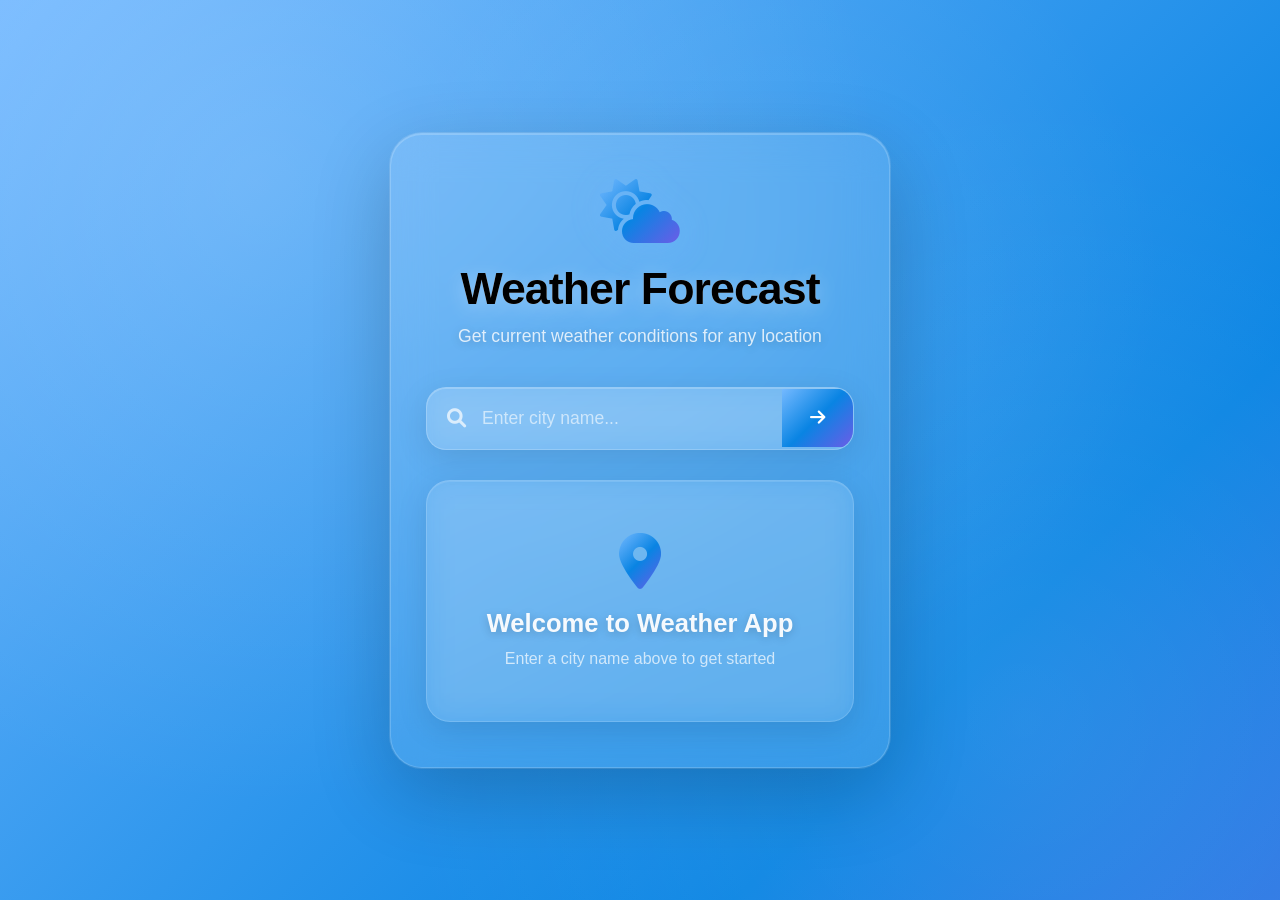
<file: index.html>
<!DOCTYPE html>
<html lang="en">
<head>
    <meta charset="UTF-8">
    <meta name="viewport" content="width=device-width, initial-scale=1.0">
    <title>Weather App</title>
    <link rel="stylesheet" href="styles.css">
    <link href="https://cdnjs.cloudflare.com/ajax/libs/font-awesome/6.0.0/css/all.min.css" rel="stylesheet">
</head>
<body>
    <div class="container">
        <div class="weather-card">
            <div class="header">
                <i class="fas fa-cloud-sun weather-icon"></i>
                <h1>Weather Forecast</h1>
                <p class="subtitle">Get current weather conditions for any location</p>
            </div>
            
            <div class="input-section">
                <div class="search-container">
                    <i class="fas fa-search search-icon"></i>
                    <input type="text" id="locationInput" placeholder="Enter city name..." class="location-input" required>
                    <button type="button" id="searchBtn" class="search-btn" onclick=
>
                        <i class="fas fa-arrow-right"></i>
                    </button>
                </div>
            </div>
            
            <div class="output-section" id="weatherOutput">
                <div class="welcome-message">
                    <i class="fas fa-map-marker-alt location-icon"></i>
                    <h3>Welcome to Weather App</h3>
                    <p>Enter a city name above to get started</p>
                </div>
            </div>
            
            <!-- Template for weather results (hidden by default) -->
          
        </div>
    </div>
    <script src="./index.js"></script>
</body>
</html>
</file>
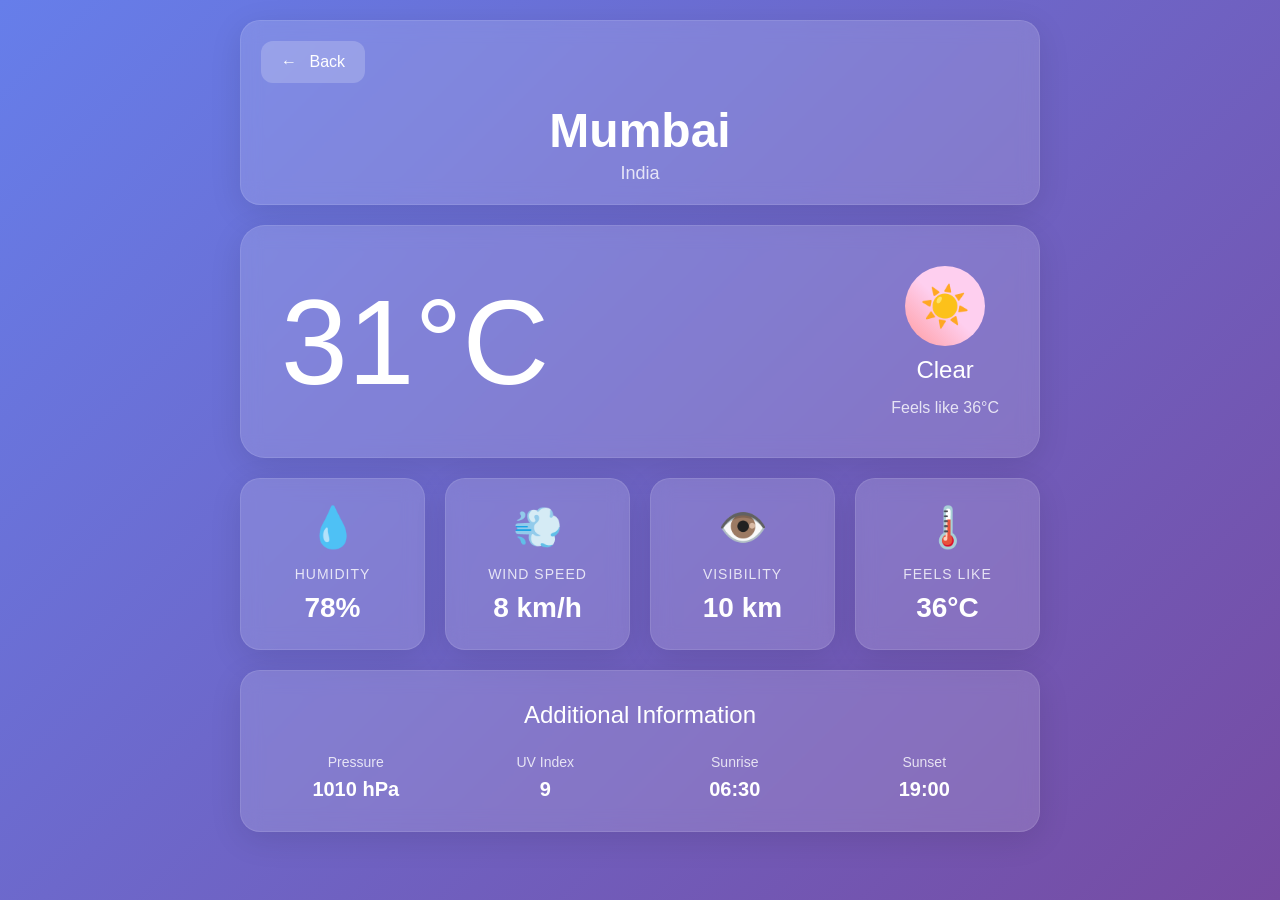
<file: resultpage.html>
<!DOCTYPE html>
<html lang="en">
<head>
    <meta charset="UTF-8">
    <meta name="viewport" content="width=device-width, initial-scale=1.0">
    <title>Mumbai Weather</title>
    <style>
        * {
            margin: 0;
            padding: 0;
            box-sizing: border-box;
        }

        body {
            font-family: 'Arial', sans-serif;
            background: linear-gradient(135deg, #667eea 0%, #764ba2 100%);
            min-height: 100vh;
            padding: 20px;
            color: white;
        }

        .container {
            max-width: 800px;
            margin: 0 auto;
            display: flex;
            flex-direction: column;
            gap: 20px;
        }

        .header {
            background: rgba(255, 255, 255, 0.15);
            backdrop-filter: blur(10px);
            border-radius: 20px;
            padding: 20px;
            border: 1px solid rgba(255, 255, 255, 0.1);
            box-shadow: 0 8px 32px rgba(0, 0, 0, 0.1);
        }

        .back-btn {
            background: rgba(255, 255, 255, 0.2);
            border: none;
            border-radius: 12px;
            padding: 12px 20px;
            color: white;
            font-size: 16px;
            cursor: pointer;
            margin-bottom: 20px;
            transition: all 0.3s ease;
        }

        .back-btn:hover {
            background: rgba(255, 255, 255, 0.3);
            transform: translateY(-2px);
        }

        .back-btn::before {
            content: '← ';
            margin-right: 8px;
        }

        .city-info {
            text-align: center;
        }

        .city-name {
            font-size: 48px;
            font-weight: bold;
            margin-bottom: 5px;
        }

        .country {
            font-size: 18px;
            opacity: 0.8;
        }

        .main-weather {
            background: rgba(255, 255, 255, 0.15);
            backdrop-filter: blur(10px);
            border-radius: 25px;
            padding: 40px;
            border: 1px solid rgba(255, 255, 255, 0.1);
            box-shadow: 0 8px 32px rgba(0, 0, 0, 0.1);
            display: flex;
            justify-content: space-between;
            align-items: center;
        }

        .temperature {
            font-size: 120px;
            font-weight: 300;
        }

        .weather-icon {
            display: flex;
            flex-direction: column;
            align-items: center;
            gap: 10px;
        }

        .sun-icon {
            width: 80px;
            height: 80px;
            background: linear-gradient(45deg, #ff9a9e 0%, #fecfef 50%, #fecfef 100%);
            border-radius: 50%;
            position: relative;
            display: flex;
            align-items: center;
            justify-content: center;
            animation: rotate 20s linear infinite;
        }

        .sun-icon::before {
            content: '☀️';
            font-size: 40px;
        }

        @keyframes rotate {
            from { transform: rotate(0deg); }
            to { transform: rotate(360deg); }
        }

        .weather-status {
            font-size: 24px;
            font-weight: 500;
        }

        .feels-like {
            font-size: 16px;
            opacity: 0.8;
            margin-top: 5px;
        }

        .weather-grid {
            display: grid;
            grid-template-columns: repeat(auto-fit, minmax(180px, 1fr));
            gap: 20px;
        }

        .weather-card {
            background: rgba(255, 255, 255, 0.15);
            backdrop-filter: blur(10px);
            border-radius: 20px;
            padding: 25px;
            text-align: center;
            border: 1px solid rgba(255, 255, 255, 0.1);
            box-shadow: 0 8px 32px rgba(0, 0, 0, 0.1);
            transition: transform 0.3s ease;
        }

        .weather-card:hover {
            transform: translateY(-5px);
        }

        .weather-icon-small {
            font-size: 40px;
            margin-bottom: 15px;
        }

        .weather-label {
            font-size: 14px;
            text-transform: uppercase;
            letter-spacing: 1px;
            opacity: 0.8;
            margin-bottom: 10px;
        }

        .weather-value {
            font-size: 28px;
            font-weight: bold;
        }

        .additional-info {
            background: rgba(255, 255, 255, 0.15);
            backdrop-filter: blur(10px);
            border-radius: 20px;
            padding: 30px;
            border: 1px solid rgba(255, 255, 255, 0.1);
            box-shadow: 0 8px 32px rgba(0, 0, 0, 0.1);
        }

        .section-title {
            font-size: 24px;
            font-weight: 500;
            text-align: center;
            margin-bottom: 25px;
        }

        .info-grid {
            display: grid;
            grid-template-columns: repeat(auto-fit, minmax(150px, 1fr));
            gap: 20px;
        }

        .info-item {
            text-align: center;
        }

        .info-label {
            font-size: 14px;
            opacity: 0.8;
            margin-bottom: 8px;
        }

        .info-value {
            font-size: 20px;
            font-weight: bold;
        }

        @media (max-width: 768px) {
            .main-weather {
                flex-direction: column;
                gap: 20px;
                text-align: center;
            }

            .temperature {
                font-size: 80px;
            }

            .city-name {
                font-size: 36px;
            }

            .weather-grid {
                grid-template-columns: repeat(2, 1fr);
            }

            .info-grid {
                grid-template-columns: repeat(2, 1fr);
            }
        }

        @media (max-width: 480px) {
            .weather-grid {
                grid-template-columns: 1fr;
            }

            .info-grid {
                grid-template-columns: 1fr;
            }
        }
    </style>
</head>
<body>
    <div class="container">
        <div class="header">
            <button class="back-btn" onclick="window.location.href='index.html'">Back</button>
            <div class="city-info">
                <div class="city-name">Mumbai</div>
                <div class="country">India</div>
            </div>
        </div>

        <div class="main-weather">
            <div class="temperature">31°C</div>
            <div class="weather-icon">
                <div class="sun-icon"></div>
                <div class="weather-status">Clear</div>
                <div class="feels-like">Feels like 36°C</div>
            </div>
        </div>

        <div class="weather-grid">
            <div class="weather-card">
                <div class="weather-icon-small">💧</div>
                <div class="weather-label">Humidity</div>
                <div class="weather-value">78%</div>
            </div>

            <div class="weather-card">
                <div class="weather-icon-small">💨</div>
                <div class="weather-label">Wind Speed</div>
                <div class="weather-value">8 km/h</div>
            </div>

            <div class="weather-card">
                <div class="weather-icon-small">👁️</div>
                <div class="weather-label">Visibility</div>
                <div class="weather-value">10 km</div>
            </div>

            <div class="weather-card">
                <div class="weather-icon-small">🌡️</div>
                <div class="weather-label">Feels Like</div>
                <div class="weather-value">36°C</div>
            </div>
        </div>

        <div class="additional-info">
            <div class="section-title">Additional Information</div>
            <div class="info-grid">
                <div class="info-item">
                    <div class="info-label">Pressure</div>
                    <div class="info-value">1010 hPa</div>
                </div>
                <div class="info-item">
                    <div class="info-label">UV Index</div>
                    <div class="info-value">9</div>
                </div>
                <div class="info-item">
                    <div class="info-label">Sunrise</div>
                    <div class="info-value">06:30</div>
                </div>
                <div class="info-item">
                    <div class="info-label">Sunset</div>
                    <div class="info-value">19:00</div>
                </div>
            </div>
        </div>
    </div>
</body>
<script>
    document.addEventListener('DOMContentLoaded', () => {
  const params = new URLSearchParams(window.location.search);
  const location = params.get('location');

  

  fetch(`http://api.weatherapi.com/v1/forecast.json?key=a661743b326a493aa81140656251008&q=${location}&days=1&aqi=yes`)
    .then(res => res.json())
    .then(weatherData => {
      document.querySelector('.city-name').innerText = weatherData.location.name;
      document.querySelector('.country').innerText = weatherData.location.country;
      document.querySelector('.temperature').innerText = weatherData.current.temp_c + "°C";
      document.querySelector('.weather-status').innerText = weatherData.current.condition.text;
      document.getElementsByClassName('feels-like')[0].innerText = "Feels like " + weatherData.current.feelslike_c + "°C";

      // Cards
      document.getElementsByClassName('weather-value')[0].innerText = weatherData.current.humidity + "%";
      document.getElementsByClassName('weather-value')[1].innerText = weatherData.current.wind_kph + " km/h";
      document.getElementsByClassName('weather-value')[2].innerText = weatherData.current.vis_km + " km";
      document.getElementsByClassName('weather-value')[3].innerText = weatherData.current.feelslike_c + "°C";

      // Additional Info
      document.getElementsByClassName('info-value')[0].innerText = weatherData.current.pressure_mb + " hPa";
      document.getElementsByClassName('info-value')[1].innerText = weatherData.current.uv;
      document.getElementsByClassName('info-value')[2].innerText = weatherData.forecast.forecastday[0].astro.sunrise;
      document.getElementsByClassName('info-value')[3].innerText = weatherData.forecast.forecastday[0].astro.sunset;
    })
    .catch(err => console.error(err));
});

</script>

</html>
</file>
<file: styles.css>
/* Reset and base styles */
* {
    margin: 0;
    padding: 0;
    box-sizing: border-box;
}

body {
    font-family: 'Segoe UI', Tahoma, Geneva, Verdana, sans-serif;
    background: linear-gradient(135deg, #74b9ff 0%, #0984e3 25%, #6c5ce7 50%, #fd79a8 75%, #fdcb6e 100%);
    background-size: 300% 300%;
    animation: gradientShift 8s ease infinite;
    min-height: 100vh;
    display: flex;
    align-items: center;
    justify-content: center;
    padding: 20px;
    position: relative;
    overflow: hidden;
}

body::before {
    content: '';
    position: absolute;
    top: 0;
    left: 0;
    right: 0;
    bottom: 0;
    background-image: 
        radial-gradient(circle at 20% 20%, rgba(255, 255, 255, 0.15) 0%, transparent 50%),
        radial-gradient(circle at 80% 80%, rgba(255, 255, 255, 0.1) 0%, transparent 50%),
        radial-gradient(circle at 60% 30%, rgba(255, 255, 255, 0.08) 0%, transparent 40%);
    pointer-events: none;
}

@keyframes gradientShift {
    0% { background-position: 0% 50%; }
    50% { background-position: 100% 50%; }
    100% { background-position: 0% 50%; }
}

.container {
    width: 100%;
    max-width: 500px;
    margin: 0 auto;
}

.weather-card {
    background: rgba(255, 255, 255, 0.12);
    backdrop-filter: blur(20px);
    border-radius: 32px;
    padding: 45px 35px;
    box-shadow: 
        0 25px 80px rgba(0, 0, 0, 0.2),
        0 0 0 1px rgba(255, 255, 255, 0.15),
        inset 0 1px 0 rgba(255, 255, 255, 0.2);
    border: 1px solid rgba(255, 255, 255, 0.18);
    transition: all 0.4s cubic-bezier(0.25, 0.46, 0.45, 0.94);
    position: relative;
    overflow: hidden;
}

.weather-card::before {
    content: '';
    position: absolute;
    top: 0;
    left: 0;
    right: 0;
    bottom: 0;
    background: linear-gradient(135deg, 
        rgba(255, 255, 255, 0.1) 0%, 
        rgba(255, 255, 255, 0.05) 50%, 
        rgba(255, 255, 255, 0.1) 100%);
    opacity: 0;
    transition: opacity 0.3s ease;
    pointer-events: none;
}

.weather-card:hover {
    transform: translateY(-8px) scale(1.02);
    box-shadow: 
        0 35px 100px rgba(0, 0, 0, 0.25),
        0 0 0 1px rgba(255, 255, 255, 0.2),
        inset 0 1px 0 rgba(255, 255, 255, 0.3);
}

.weather-card:hover::before {
    opacity: 1;
}

/* Header styles */
.header {
    text-align: center;
    margin-bottom: 40px;
}

.weather-icon {
    font-size: 4rem;
    background: linear-gradient(135deg, #74b9ff, #0984e3, #6c5ce7);
    -webkit-background-clip: text;
    background-clip: text;
    -webkit-text-fill-color: transparent;
    margin-bottom: 20px;
    animation: float 4s ease-in-out infinite, iconGlow 3s ease-in-out infinite alternate;
    filter: drop-shadow(0 4px 15px rgba(116, 185, 255, 0.3));
}

@keyframes float {
    0%, 100% { 
        transform: translateY(0px) rotate(0deg); 
    }
    25% { 
        transform: translateY(-15px) rotate(2deg); 
    }
    75% { 
        transform: translateY(-5px) rotate(-1deg); 
    }
}

@keyframes iconGlow {
    0% { 
        filter: drop-shadow(0 4px 15px rgba(116, 185, 255, 0.3)); 
    }
    100% { 
        filter: drop-shadow(0 4px 25px rgba(116, 185, 255, 0.6)); 
    }
}

.header h1 {
    font-size: 2.8rem;
    font-weight: 800;
 background: linear-gradient(135deg, #ffffff 0%, #e3f2fd 100%);
     -webkit-background-clip: text;
    background-clip: text;
    /* -webkit-text-fill-color: transparent; */
    margin-bottom: 12px;
    letter-spacing: -1px;
    text-shadow: 0 4px 20px rgba(255, 255, 255, 0.3);
    animation: titleShine 3s ease-in-out infinite alternate;
    
}

@keyframes titleShine {
    0% { 
        background: linear-gradient(135deg, #ffffff 0%, #e3f2fd 100%);
    }
    100% { 
        background: linear-gradient(135deg, #f8f9ff 0%, #ffffff 100%);
    }
}

.subtitle {
    color: rgba(255, 255, 255, 0.8);
    font-size: 1.1rem;
    font-weight: 400;
    text-shadow: 0 2px 10px rgba(0, 0, 0, 0.2);
}

/* Input section styles */
.input-section {
    margin-bottom: 30px;
}

.search-container {
    position: relative;
    display: flex;
    align-items: center;
    background: rgba(255, 255, 255, 0.15);
    backdrop-filter: blur(15px);
    border-radius: 20px;
    border: 1px solid rgba(255, 255, 255, 0.2);
    transition: all 0.4s cubic-bezier(0.25, 0.46, 0.45, 0.94);
    overflow: hidden;
    box-shadow: 
        0 8px 32px rgba(0, 0, 0, 0.1),
        inset 0 1px 0 rgba(255, 255, 255, 0.2);
}

.search-container:focus-within {
    border-color: rgba(255, 255, 255, 0.4);
    box-shadow: 
        0 12px 40px rgba(0, 0, 0, 0.15),
        0 0 0 4px rgba(255, 255, 255, 0.15),
        inset 0 1px 0 rgba(255, 255, 255, 0.3);
    transform: translateY(-2px);
}

.search-icon {
    position: absolute;
    left: 20px;
    color: rgba(255, 255, 255, 0.7);
    font-size: 1.2rem;
    z-index: 2;
    animation: pulse 2s infinite;
}

@keyframes pulse {
    0%, 100% { opacity: 0.7; }
    50% { opacity: 1; }
}

.location-input {
    flex: 1;
    padding: 20px 22px 20px 55px;
    border: none;
    background: transparent;
    font-size: 1.1rem;
    color: white;
    outline: none;
    font-weight: 500;
}

.location-input::placeholder {
    color: rgba(255, 255, 255, 0.6);
    font-weight: 400;
}

.search-btn {
    background: linear-gradient(135deg, #74b9ff 0%, #0984e3 50%, #6c5ce7 100%);
    border: none;
    padding: 20px 28px;
    color: white;
    cursor: pointer;
    transition: all 0.3s cubic-bezier(0.25, 0.46, 0.45, 0.94);
    display: flex;
    align-items: center;
    justify-content: center;
    position: relative;
    overflow: hidden;
}

.search-btn::before {
    content: '';
    position: absolute;
    top: 0;
    left: -100%;
    width: 100%;
    height: 100%;
    background: linear-gradient(90deg, transparent, rgba(255, 255, 255, 0.2), transparent);
    transition: left 0.5s ease;
}

.search-btn:hover {
    background: linear-gradient(135deg, #0984e3 0%, #6c5ce7 50%, #fd79a8 100%);
    transform: translateX(2px) scale(1.05);
    box-shadow: 0 8px 25px rgba(116, 185, 255, 0.4);
}

.search-btn:hover::before {
    left: 100%;
}

.search-btn i {
    font-size: 1.1rem;
}

/* Output section styles */
.output-section {
    min-height: 240px;
    background: rgba(255, 255, 255, 0.08);
    backdrop-filter: blur(15px);
    border-radius: 24px;
    padding: 35px;
    border: 1px solid rgba(255, 255, 255, 0.15);
    transition: all 0.4s cubic-bezier(0.25, 0.46, 0.45, 0.94);
    box-shadow: 
        inset 0 1px 0 rgba(255, 255, 255, 0.1),
        0 8px 32px rgba(0, 0, 0, 0.1);
    position: relative;
    overflow: hidden;
}

.output-section::before {
    content: '';
    position: absolute;
    top: 0;
    left: 0;
    right: 0;
    bottom: 0;
    background: linear-gradient(135deg, 
        rgba(255, 255, 255, 0.05) 0%, 
        transparent 50%, 
        rgba(255, 255, 255, 0.03) 100%);
    opacity: 0;
    transition: opacity 0.3s ease;
    pointer-events: none;
}

.output-section:hover::before {
    opacity: 1;
}

.welcome-message {
    text-align: center;
    color: rgba(255, 255, 255, 0.8);
    display: flex;
    flex-direction: column;
    align-items: center;
    justify-content: center;
    height: 170px;
    animation: breathe 4s ease-in-out infinite;
}

@keyframes breathe {
    0%, 100% { opacity: 0.8; }
    50% { opacity: 1; }
}

.location-icon {
    font-size: 3.5rem;
    margin-bottom: 20px;
    background: linear-gradient(135deg, #74b9ff, #0984e3, #6c5ce7);
    -webkit-background-clip: text;
    background-clip: text;
    -webkit-text-fill-color: transparent;
    animation: iconPulse 3s ease-in-out infinite;
}

@keyframes iconPulse {
    0%, 100% { transform: scale(1); }
    50% { transform: scale(1.1); }
}

.welcome-message h3 {
    font-size: 1.6rem;
    margin-bottom: 12px;
    color: rgba(255, 255, 255, 0.95);
    font-weight: 600;
    text-shadow: 0 2px 10px rgba(0, 0, 0, 0.2);
}

.welcome-message p {
    font-size: 1rem;
    color: rgba(255, 255, 255, 0.7);
    font-weight: 300;
}

/* Weather result styles */
.location-info {
    text-align: center;
    margin-bottom: 30px;
}

.city-name {
    font-size: 2.2rem;
    font-weight: 800;
    background: linear-gradient(135deg, #ffffff 0%, #f8f9ff 100%);
    -webkit-background-clip: text;
    background-clip: text;
    -webkit-text-fill-color: transparent;
    margin-bottom: 8px;
    text-shadow: 0 4px 20px rgba(255, 255, 255, 0.2);
}

.country {
    color: rgba(255, 255, 255, 0.8);
    font-size: 1.1rem;
    font-weight: 400;
}

.weather-main {
    display: flex;
    align-items: center;
    justify-content: space-between;
    margin-bottom: 35px;
    padding: 25px;
    background: linear-gradient(135deg, 
        rgba(116, 185, 255, 0.15) 0%, 
        rgba(108, 92, 231, 0.12) 50%, 
        rgba(253, 121, 168, 0.15) 100%);
    backdrop-filter: blur(15px);
    border-radius: 20px;
    border: 1px solid rgba(255, 255, 255, 0.15);
    box-shadow: 
        inset 0 1px 0 rgba(255, 255, 255, 0.2),
        0 8px 32px rgba(0, 0, 0, 0.1);
    transition: all 0.3s ease;
}

.weather-main:hover {
    transform: translateY(-3px);
    box-shadow: 
        inset 0 1px 0 rgba(255, 255, 255, 0.3),
        0 12px 40px rgba(0, 0, 0, 0.15);
}

.temperature {
    display: flex;
    align-items: baseline;
}

.temp-value {
    font-size: 3.8rem;
    font-weight: 900;
    background: linear-gradient(135deg, #ffffff 0%, #e3f2fd 100%);
    -webkit-background-clip: text;
    background-clip: text;
    -webkit-text-fill-color: transparent;
    text-shadow: 0 4px 20px rgba(255, 255, 255, 0.3);
    animation: temperatureGlow 3s ease-in-out infinite alternate;
}

@keyframes temperatureGlow {
    0% { 
        filter: drop-shadow(0 0 10px rgba(255, 255, 255, 0.3)); 
    }
    100% { 
        filter: drop-shadow(0 0 20px rgba(255, 255, 255, 0.5)); 
    }
}

.temp-unit {
    font-size: 1.8rem;
    color: rgba(255, 255, 255, 0.8);
    margin-left: 8px;
    font-weight: 600;
}

.weather-description {
    text-align: center;
}

.weather-condition-icon {
    font-size: 3.5rem;
    margin-bottom: 15px;
    display: block;
    background: linear-gradient(135deg, #74b9ff, #0984e3, #6c5ce7);
    -webkit-background-clip: text;
    background-clip: text;
    -webkit-text-fill-color: transparent;
    animation: conditionFloat 4s ease-in-out infinite;
}

@keyframes conditionFloat {
    0%, 100% { 
        transform: translateY(0px) rotate(0deg); 
    }
    50% { 
        transform: translateY(-10px) rotate(5deg); 
    }
}

.condition-text {
    font-size: 1.3rem;
    color: rgba(255, 255, 255, 0.9);
    font-weight: 600;
    text-transform: capitalize;
    text-shadow: 0 2px 10px rgba(0, 0, 0, 0.2);
}

.weather-details {
    display: grid;
    grid-template-columns: 1fr 1fr;
    gap: 20px;
}

.detail-item {
    display: flex;
    flex-direction: column;
    align-items: center;
    padding: 20px 15px;
    background: rgba(255, 255, 255, 0.12);
    backdrop-filter: blur(15px);
    border-radius: 16px;
    border: 1px solid rgba(255, 255, 255, 0.15);
    box-shadow: 
        inset 0 1px 0 rgba(255, 255, 255, 0.2),
        0 8px 32px rgba(0, 0, 0, 0.08);
    transition: all 0.3s cubic-bezier(0.25, 0.46, 0.45, 0.94);
    position: relative;
    overflow: hidden;
}

.detail-item::before {
    content: '';
    position: absolute;
    top: 0;
    left: 0;
    right: 0;
    bottom: 0;
    background: linear-gradient(135deg, 
        rgba(255, 255, 255, 0.1) 0%, 
        transparent 50%, 
        rgba(255, 255, 255, 0.05) 100%);
    opacity: 0;
    transition: opacity 0.3s ease;
    pointer-events: none;
}

.detail-item:hover {
    transform: translateY(-5px) scale(1.02);
    box-shadow: 
        inset 0 1px 0 rgba(255, 255, 255, 0.3),
        0 15px 40px rgba(0, 0, 0, 0.15);
}

.detail-item:hover::before {
    opacity: 1;
}

.detail-item i {
    font-size: 1.8rem;
    background: linear-gradient(135deg, #74b9ff, #0984e3, #6c5ce7);
    -webkit-background-clip: text;
    background-clip: text;
    -webkit-text-fill-color: transparent;
    margin-bottom: 12px;
    animation: detailIconSpin 6s linear infinite;
}

@keyframes detailIconSpin {
    0% { transform: rotate(0deg); }
    100% { transform: rotate(360deg); }
}

.detail-label {
    font-size: 0.9rem;
    color: rgba(255, 255, 255, 0.7);
    font-weight: 500;
    margin-bottom: 8px;
    text-transform: uppercase;
    letter-spacing: 0.5px;
}

.detail-value {
    font-size: 1.3rem;
    color: rgba(255, 255, 255, 0.95);
    font-weight: 700;
    text-shadow: 0 2px 10px rgba(0, 0, 0, 0.2);
}

/* Responsive design */
@media (max-width: 480px) {
    body {
        padding: 10px;
    }
    
    .weather-card {
        padding: 30px 20px;
    }
    
    .header h1 {
        font-size: 1.8rem;
    }
    
    .weather-icon {
        font-size: 2.5rem;
    }
    
    .location-input {
        padding: 15px 18px 15px 45px;
        font-size: 0.95rem;
    }
    
    .search-btn {
        padding: 15px 20px;
    }
    
    .weather-main {
        flex-direction: column;
        text-align: center;
        gap: 20px;
    }
    
    .temp-value {
        font-size: 2.5rem;
    }
    
    .weather-details {
        grid-template-columns: 1fr;
        gap: 15px;
    }
}

/* Loading and error states */
.loading {
    display: flex;
    align-items: center;
    justify-content: center;
    color: #667eea;
}

.loading::after {
    content: "";
    width: 20px;
    height: 20px;
    border: 2px solid #e9ecef;
    border-top: 2px solid #667eea;
    border-radius: 50%;
    animation: spin 1s linear infinite;
    margin-left: 10px;
}

@keyframes spin {
    0% { transform: rotate(0deg); }
    100% { transform: rotate(360deg); }
}

.error {
    color: #dc3545;
    text-align: center;
    font-weight: 500;
}

.error i {
    font-size: 2rem;
    margin-bottom: 10px;
    display: block;
}
</file>
